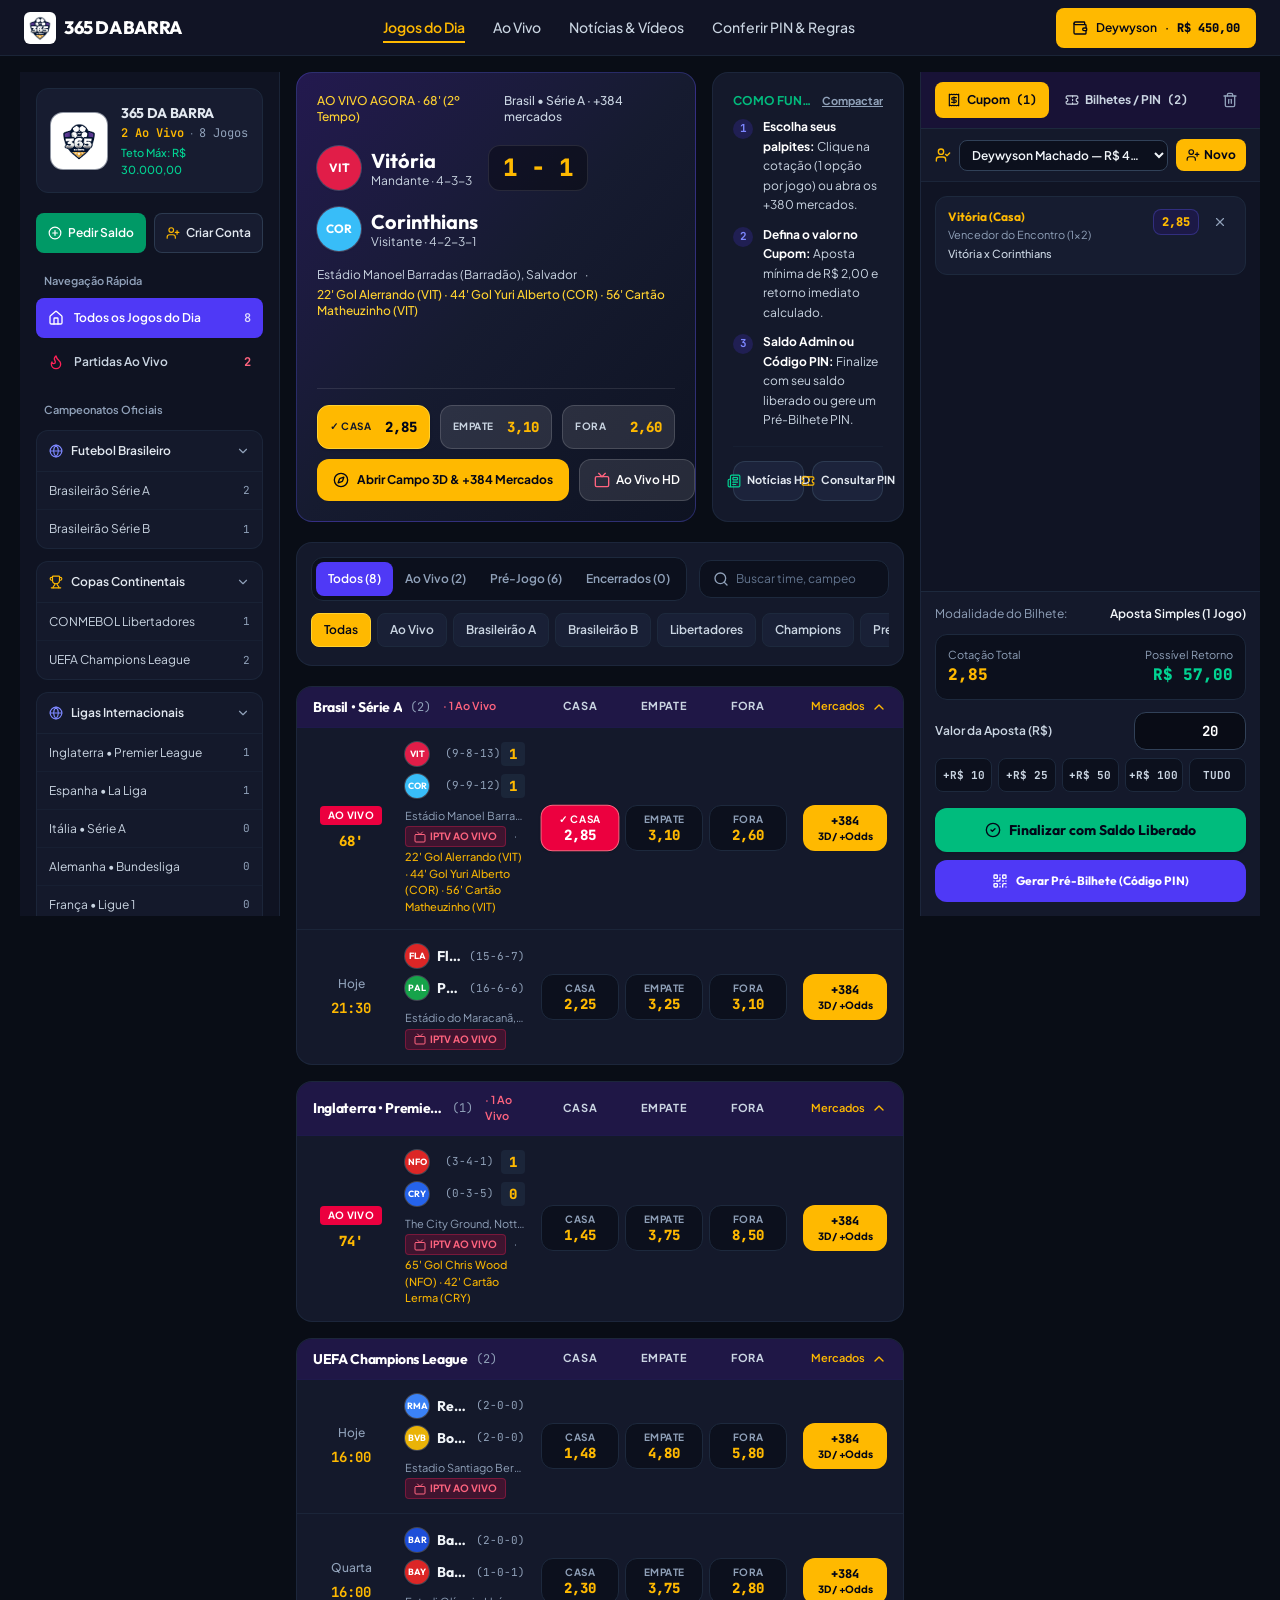
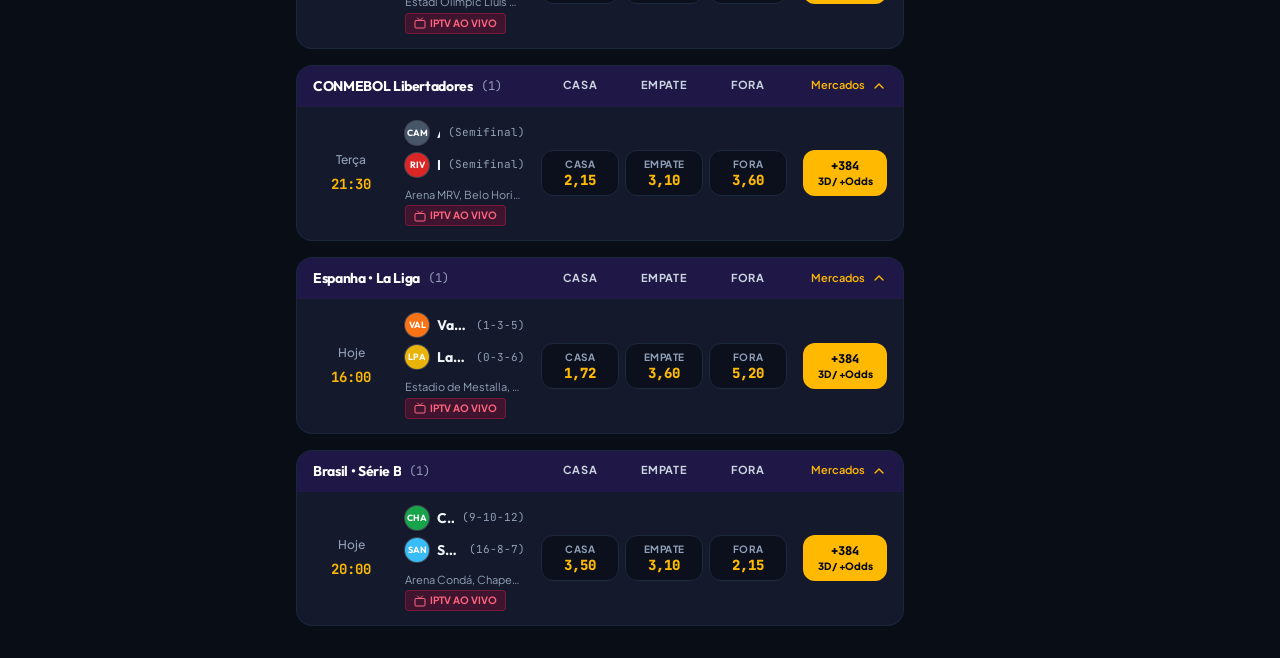
<file: index.html>
<!doctype html>
<html lang="pt-BR">
  <head>
    <meta charset="UTF-8" />
    <meta name="viewport" content="width=device-width, initial-scale=1.0" />
    <title>365 DA BARRA — Apostas Esportivas & Arena Ao Vivo</title>
    <meta name="description" content="Plataforma oficial de apostas esportivas 365 DA BARRA com cotações em tempo real, radar tático 3D, mais de 380 mercados por partida, geração de pré-bilhete PIN e gestão de banca." />
    <meta property="og:title" content="365 DA BARRA — Apostas Esportivas & Arena Ao Vivo" />
    <meta property="og:description" content="Plataforma oficial de apostas esportivas 365 DA BARRA com cotações em tempo real, radar tático 3D, mais de 380 mercados por partida, geração de pré-bilhete PIN e gestão de banca." />
    <meta property="og:type" content="website" />
    <meta name="twitter:card" content="summary_large_image" />
    <link rel="preconnect" href="https://fonts.googleapis.com">
    <link rel="preconnect" href="https://fonts.gstatic.com" crossorigin>
    <link href="https://fonts.googleapis.com/css2?family=JetBrains+Mono:wght@500;600;700;800&family=Outfit:wght@600;700;800&family=Plus+Jakarta+Sans:wght@400;500;600;700;800&display=swap" rel="stylesheet">
    <script type="module" crossorigin src="./assets/index-C2v2Gwnk.js"></script>
    <link rel="stylesheet" crossorigin href="./assets/index-WdFm9TdW.css">
  </head>
  <body class="bg-[#0B0E17] text-slate-100 antialiased selection:bg-amber-400 selection:text-slate-950">
    <div id="root"></div>
  </body>
</html>
</file>
